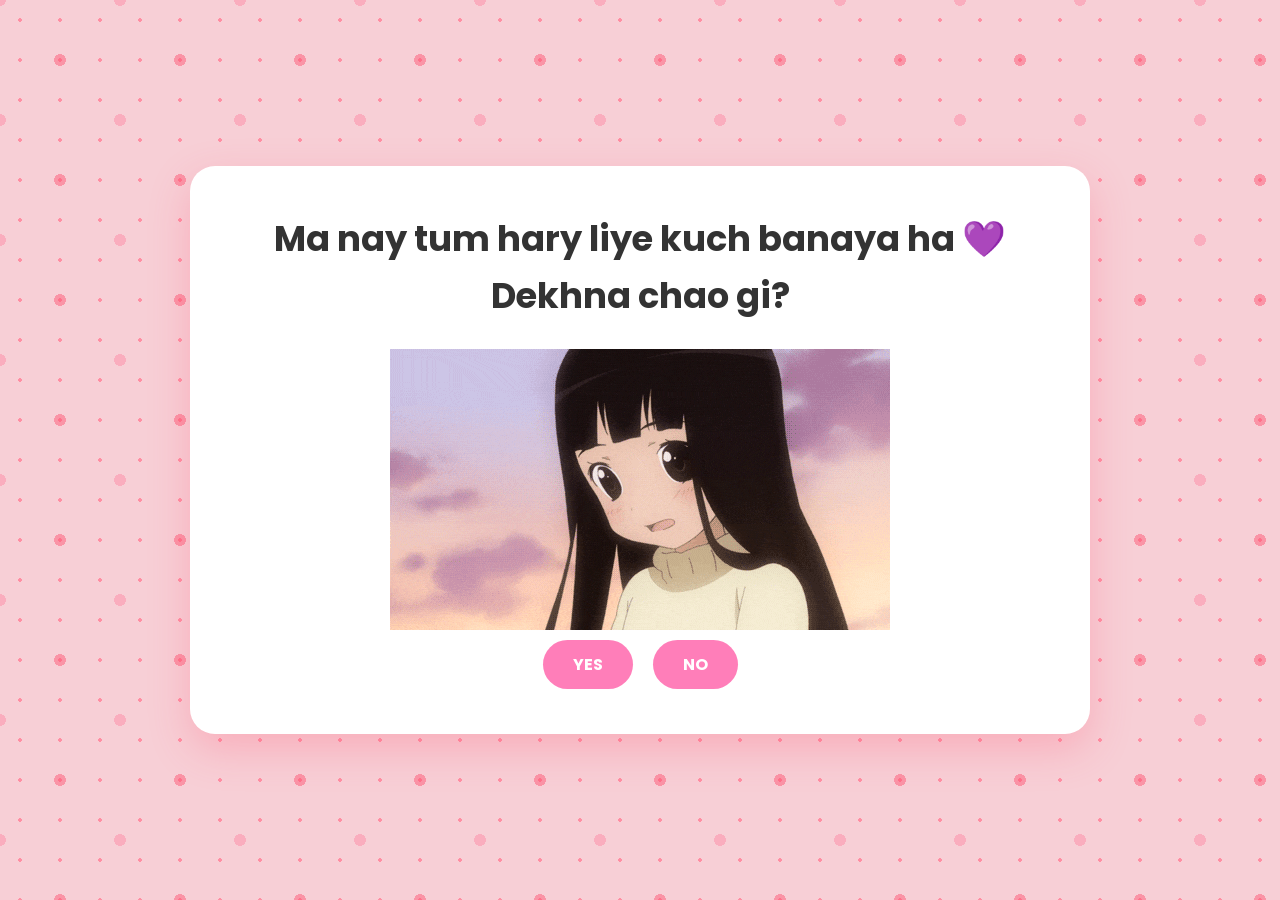
<file: index.html>
<!DOCTYPE html>
<html>
<head>

<div class="hearts"></div>

    <title>For You ❤️</title>
    <link rel="stylesheet" href="style.css">
    <link href="https://fonts.googleapis.com/css2?family=Poppins:wght@400;700&display=swap" rel="stylesheet">
</head>
<body>
    <div class="container">
        <h1>Ma nay tum hary liye kuch banaya ha 💜<br>Dekhna chao gi?</h1>
        <img src="cute.gif" alt="cute gif">

        <div class="buttons">
            <a href="yes.html"><button>YES</button></a>
            <a href="no.html"><button>NO</button></a>
        </div>
    </div>

<script>

function createHeart(){

    const heart = document.createElement("span");
    heart.innerHTML = ["💗","💖","💞","🎂","🍰","🎈"][Math.floor(Math.random()*6)];

    heart.style.left = Math.random()*100 + "vw";
    heart.style.fontSize = (16 + Math.random()*20) + "px";
    heart.style.animationDuration = (5 + Math.random()*5) + "s";

    document.querySelector(".hearts").appendChild(heart);

    setTimeout(()=>{
        heart.remove();
    },10000);
}

setInterval(createHeart,3000);

/* CURSOR TRAIL */

document.addEventListener("mousemove", function(e){

const trail = document.createElement("div");
trail.className = "cursor-trail";

trail.style.left = e.clientX + "px";
trail.style.top = e.clientY + "px";

document.body.appendChild(trail);

setTimeout(()=>{
trail.remove();
},600);

});

</script>

</body>
</html>
</file>
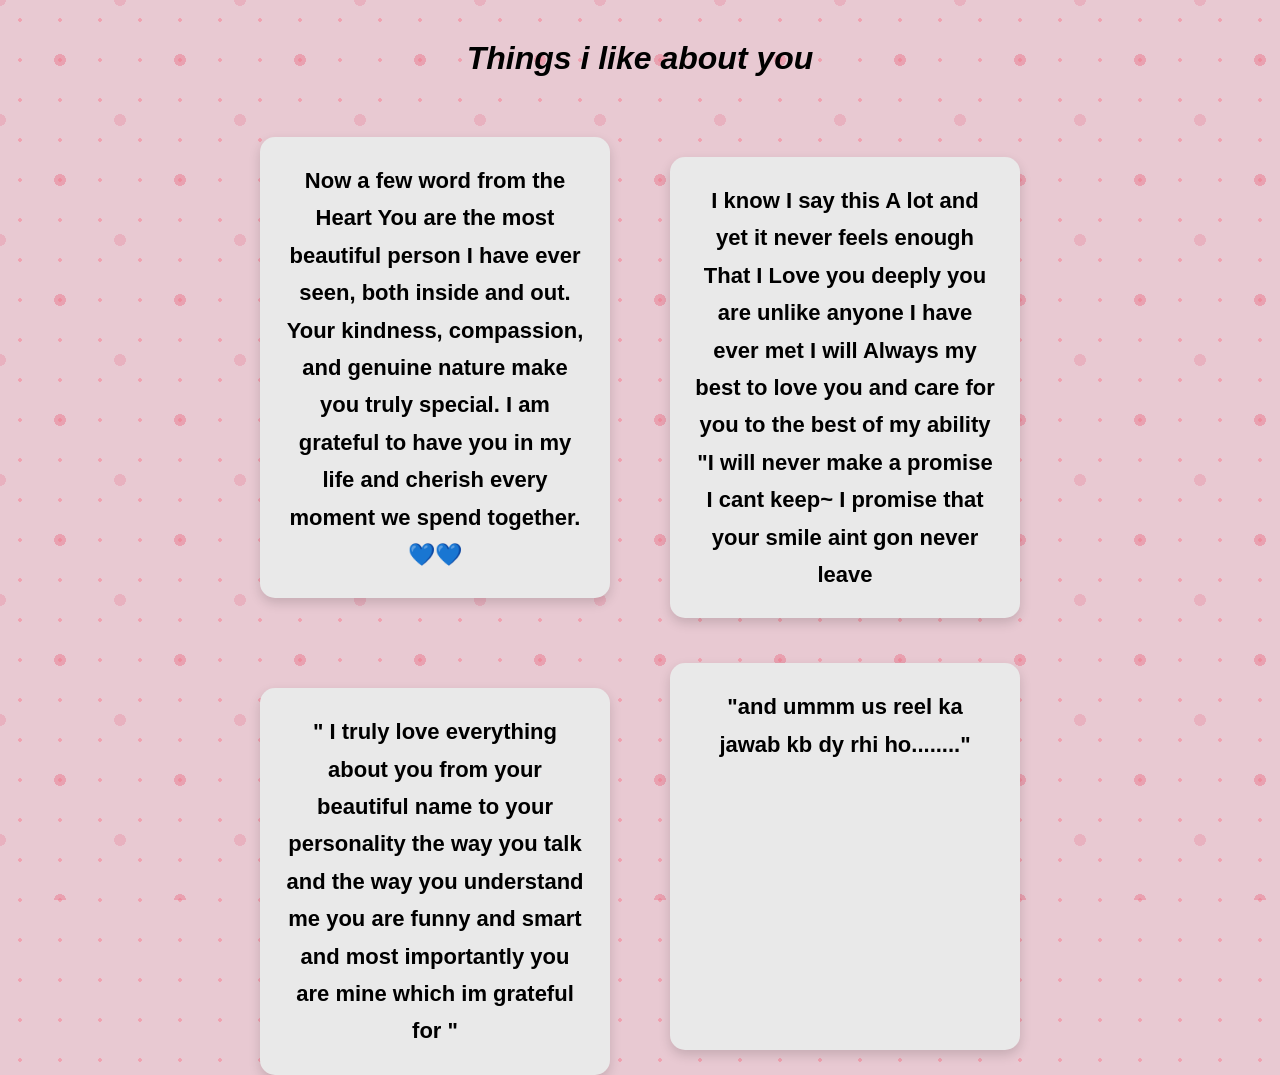
<file: message.html>
<!DOCTYPE html>
<html>
<head>
<title>Things I like about you</title>

<style>

body{
   margin:0;
   font-family: Arial, Helvetica, sans-serif;
   text-align:center;
   height:100vh;

   /* base pink background */
   background-color:#e8c9d2;

   /* small dot pattern */
   background-image: radial-gradient(#f0a2b0 2px, transparent 2px);
   background-size:40px 40px;

   position:relative;
}

body::before {
    content: "";
    position: fixed;   /* key change */
    top: 0;
    left: 0;
    width: 100%;
    height: 100%;

    background-image:
        radial-gradient(#eb7187 6px, transparent 6px),
        radial-gradient(#e996a9 6px, transparent 6px);
    background-size:120px 120px;
    background-position:0 0, 60px 60px;

    opacity:0.45;
    z-index:-1;
}

/* title */

h1{
  margin-top:40px;
  font-style:italic;
}

/* grid layout */

.container{
  display:grid;
  grid-template-columns: repeat(2, 350px);
  gap:60px;
  justify-content:center;
  margin-top:70px;
}

/* boxes */

.box{
  background:#e9e9e9; 
  padding:25px;
  border-radius:15px;
  box-shadow:0 5px 12px rgba(0,0,0,0.15);

  font-size:22px;
  font-weight:700;
  line-height:1.7;

  transition:0.25s;
}

/* hover lift */

.box:hover{
  transform:translateY(-8px) scale(1.03);
}

/* staggered layout */

.box:nth-child(1){
  transform: translateY(-10px);
}

.box:nth-child(2){
  transform: translateY(10px);
}

.box:nth-child(3){
  transform: translateY(20px);
}

.box:nth-child(4){
  transform: translateY(-5px);
}

/* next button */

.next-button{
  position:fixed;
  bottom:20px;
  right:20px;
  background:#ff7aa8;
  color:white;
  padding:12px 24px;
  border-radius:25px;
  text-decoration:none;
  font-weight:bold;
  box-shadow:0 5px 10px rgba(0,0,0,0.2);
  transition:0.2s;
}

.next-button:hover{
  background:#ff5c93;
  transform:scale(1.05);
}

/* mobile */

@media (max-width:800px){

  .container{
    grid-template-columns:1fr;
    width:90%;
    margin:auto;
    margin-top:40px;
  }

}

.hearts{
position:fixed;
top:0;
left:0;
width:100%;
height:100%;
pointer-events:none;
overflow:hidden;
z-index:1;
}

.hearts span{
position:absolute;
bottom:-30px;
animation:floatUp linear forwards;
}

@keyframes floatUp{

0%{
transform:translateY(0);
opacity:1;
}

100%{
transform:translateY(-120vh);
opacity:0;
}

}

.cursor-trail{
position:fixed;
width:8px;
height:8px;
background:#ff5c93;
border-radius:50%;
pointer-events:none;
z-index:9999;
animation:fadeTrail 0.6s linear forwards;
}

@keyframes fadeTrail{
0%{
opacity:1;
transform:scale(1);
}
100%{
opacity:0;
transform:scale(2.5);
}
}

</style>
</head>

<body>

<h1>Things i like about you</h1>

<div class="hearts"></div>

<div class="container">

<div class="box">
Now a few word from the Heart You are the most beautiful person I have ever seen, both inside and out. Your kindness, compassion, and genuine nature make you truly special. I am grateful to have you in my life and cherish every moment we spend together. 💙💙
</div>

<div class="box">
I know I say this A lot and yet it never feels enough That I Love you deeply you are unlike anyone I have ever met I will Always my best to love you and care for you to the best of my ability "I will never make a promise I cant keep~ I promise that your smile aint gon never leave 
</div>

<div class="box">" I truly love everything about you from your beautiful name to your personality the way you talk and the way you understand me you are funny and smart and most importantly you are mine which im grateful for
  "
</div>

<div class="box">
"and ummm us reel ka jawab kb dy rhi ho........"
</div>

<script>

function createHeart(){

    const heart = document.createElement("span");
    heart.innerHTML = ["💗","💖","💞","🎂","🍰","🎈"][Math.floor(Math.random()*6)];

    heart.style.left = Math.random()*100 + "vw";
    heart.style.fontSize = (16 + Math.random()*20) + "px";
    heart.style.animationDuration = (5 + Math.random()*5) + "s";

    document.querySelector(".hearts").appendChild(heart);

    setTimeout(()=>{
        heart.remove();
    },10000);
}

setInterval(createHeart,2000);

/* CURSOR TRAIL */

document.addEventListener("mousemove", function(e){

const trail = document.createElement("div");
trail.className = "cursor-trail";

trail.style.left = e.clientX + "px";
trail.style.top = e.clientY + "px";

document.body.appendChild(trail);

setTimeout(()=>{
trail.remove();
},600);

});

</script>

</div>

</body>
</html>
</file>
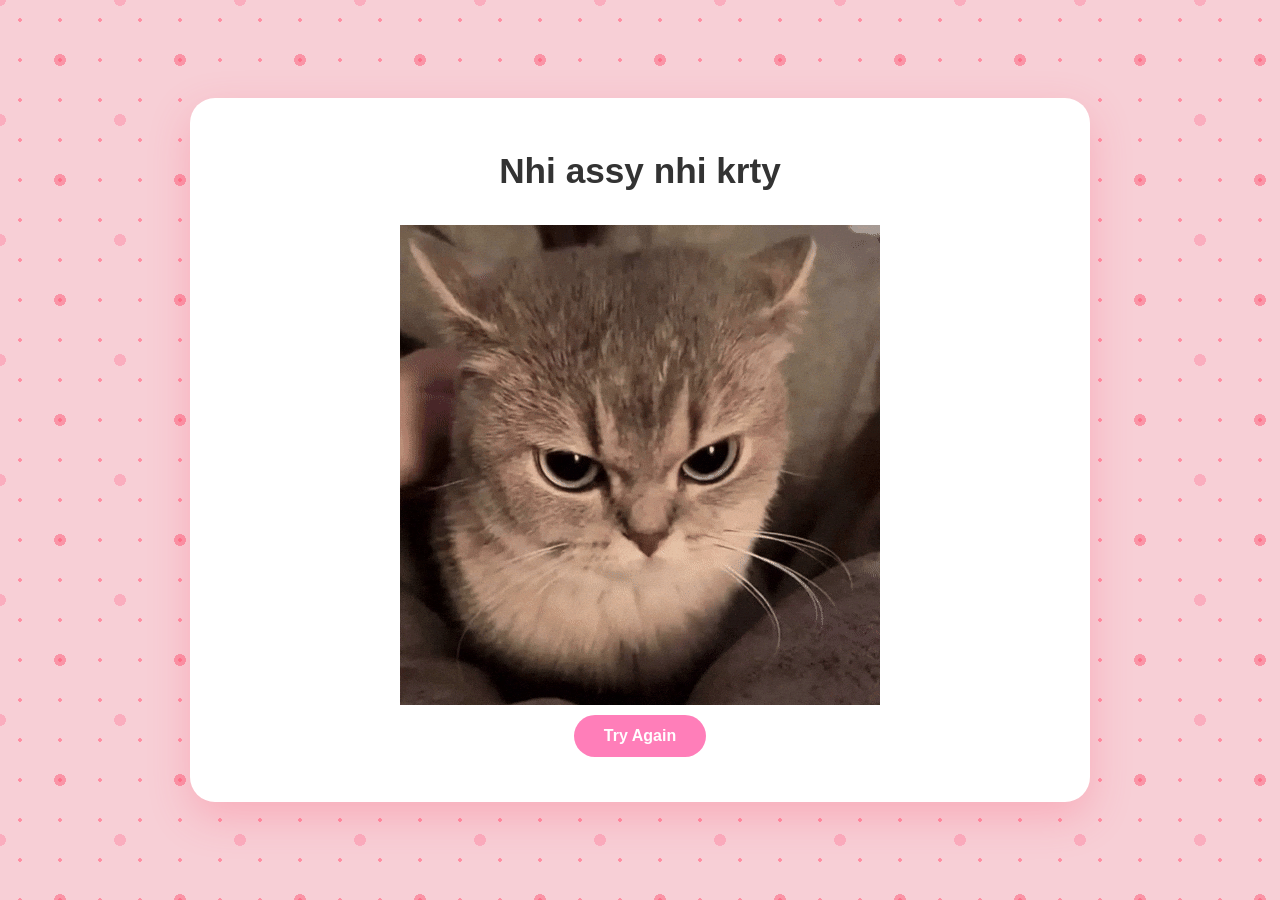
<file: no.html>
<!DOCTYPE html>
<html>
<head>
    <title>Wait 😭</title>
    <link rel="stylesheet" href="style.css">
</head>
<div class="hearts"></div>

<body>
    <div class="container">
        <h1>Nhi assy nhi krty </h1>
        <img src="no.gif" alt="no gif">

        <div class="buttons">
            <a href="index.html"><button>Try Again</button></a>
        </div>
    </div>

<script>

function createHeart(){

    const heart = document.createElement("span");
    heart.innerHTML = ["💗","💖","💞","💕"][Math.floor(Math.random()*4)];

    heart.style.left = Math.random()*100 + "vw";
    heart.style.fontSize = (16 + Math.random()*20) + "px";
    heart.style.animationDuration = (5 + Math.random()*5) + "s";

    document.querySelector(".hearts").appendChild(heart);

    setTimeout(()=>{
        heart.remove();
    },10000);
}

setInterval(createHeart,2000);

/* CURSOR TRAIL */

document.addEventListener("mousemove", function(e){

const trail = document.createElement("div");
trail.className = "cursor-trail";

trail.style.left = e.clientX + "px";
trail.style.top = e.clientY + "px";

document.body.appendChild(trail);

setTimeout(()=>{
trail.remove();
},600);

});

</script>

</body>
</html>
</file>
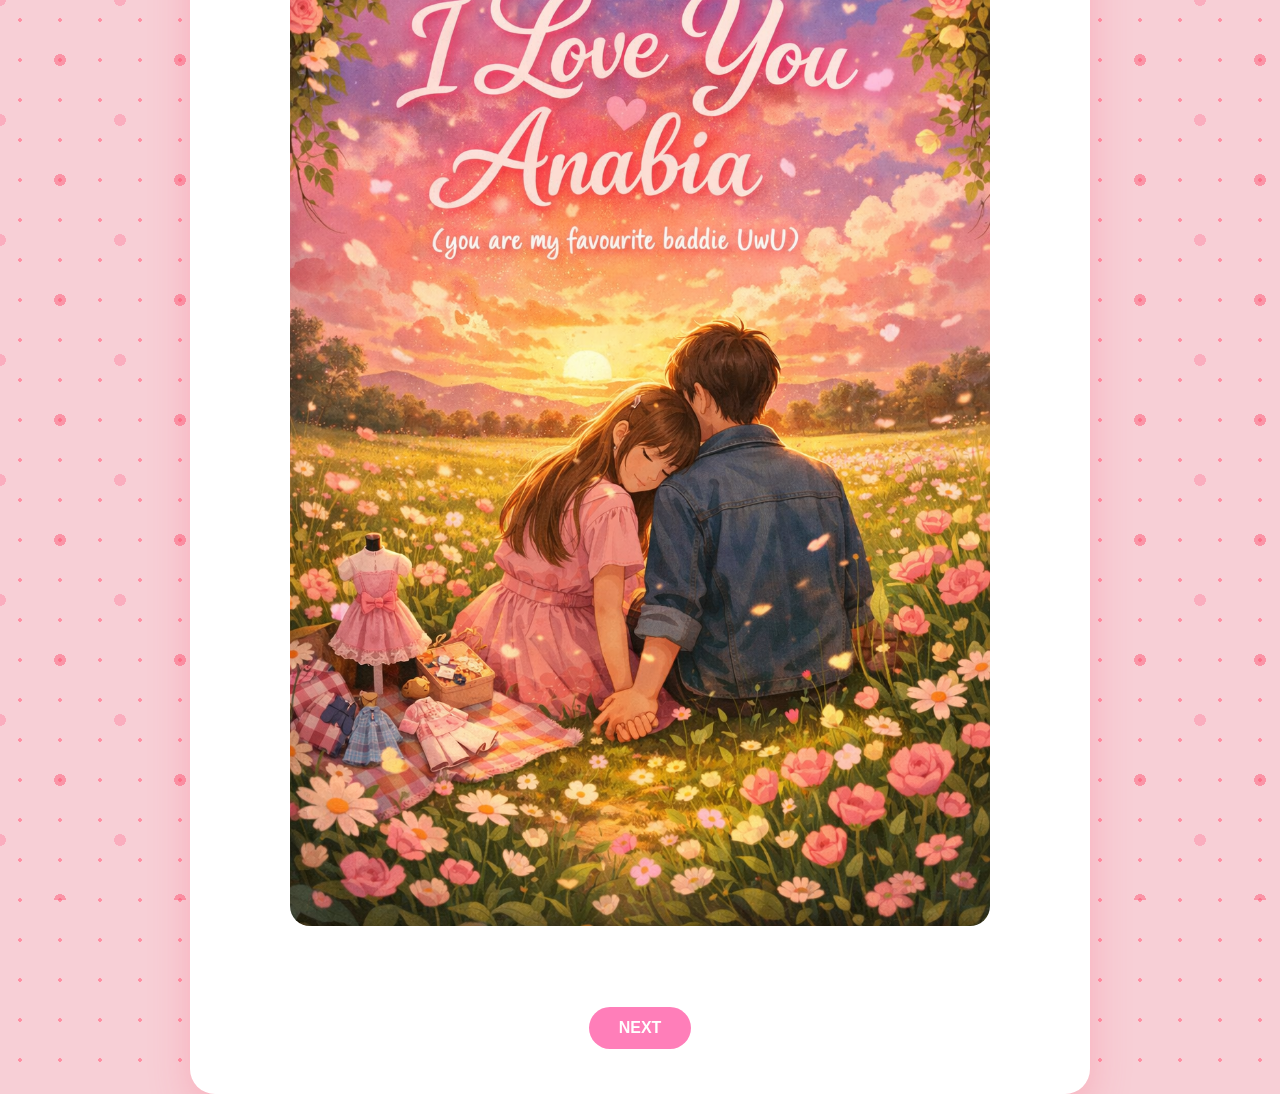
<file: womens-day.html>
<!DOCTYPE html>
<html>

<div class="hearts"></div>

<head>
    <title>Happy Birthday Miss Moti 💐</title>
    <link rel="stylesheet" href="style.css">
</head>

<body>

<div class="container">

<h1></h1>

<img src="womensday.gif" class="big-image">

<br><br>

<a href="womens-day2.html">
<button>NEXT</button>
</a>

<script>

function createHeart(){

    const heart = document.createElement("span");
    heart.innerHTML = ["💗","💖","💞","🎂","🍰","🎈"][Math.floor(Math.random()*6)];

    heart.style.left = Math.random()*100 + "vw";
    heart.style.fontSize = (16 + Math.random()*20) + "px";
    heart.style.animationDuration = (5 + Math.random()*5) + "s";

    document.querySelector(".hearts").appendChild(heart);

    setTimeout(()=>{
        heart.remove();
    },10000);
}

setInterval(createHeart,2000);

/* CURSOR TRAIL */

document.addEventListener("mousemove", function(e){

const trail = document.createElement("div");
trail.className = "cursor-trail";

trail.style.left = e.clientX + "px";
trail.style.top = e.clientY + "px";

document.body.appendChild(trail);

setTimeout(()=>{
trail.remove();
},600);

});

</script>

</body>

</html>
</file>
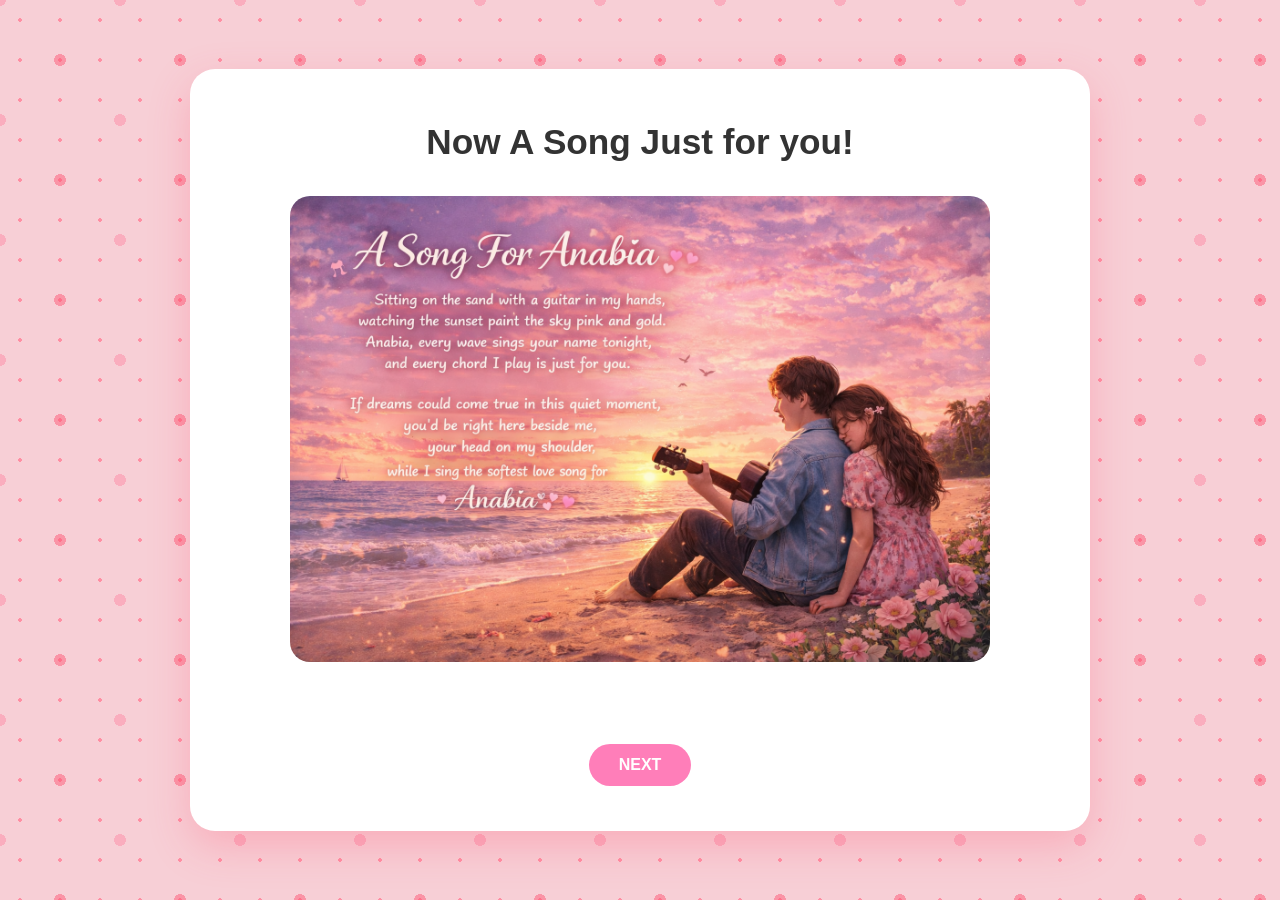
<file: womens-day2.html>
<!DOCTYPE html>
<html>

<div class="hearts"></div>

<head>
    <title>Happy Birthday Miss Moti 💐</title>
    <link rel="stylesheet" href="style.css">
</head>

<body>

<div class="container">

<h1>Now A Song Just for you!</h1>

<img src="womensday2.gif" class="big-image">

<br><br>

<a href="message.html">
<button>NEXT</button>
</a>

<script>

function createHeart(){

    const heart = document.createElement("span");
    heart.innerHTML = ["💗","💖","💞","🎂","🍰","🎈"][Math.floor(Math.random()*6)];

    heart.style.left = Math.random()*100 + "vw";
    heart.style.fontSize = (16 + Math.random()*20) + "px";
    heart.style.animationDuration = (5 + Math.random()*5) + "s";

    document.querySelector(".hearts").appendChild(heart);

    setTimeout(()=>{
        heart.remove();
    },10000);
}

setInterval(createHeart,2000);

/* CURSOR TRAIL */

document.addEventListener("mousemove", function(e){

const trail = document.createElement("div");
trail.className = "cursor-trail";

trail.style.left = e.clientX + "px";
trail.style.top = e.clientY + "px";

document.body.appendChild(trail);

setTimeout(()=>{
trail.remove();
},600);

});

</script>

</body>

</html>
</file>
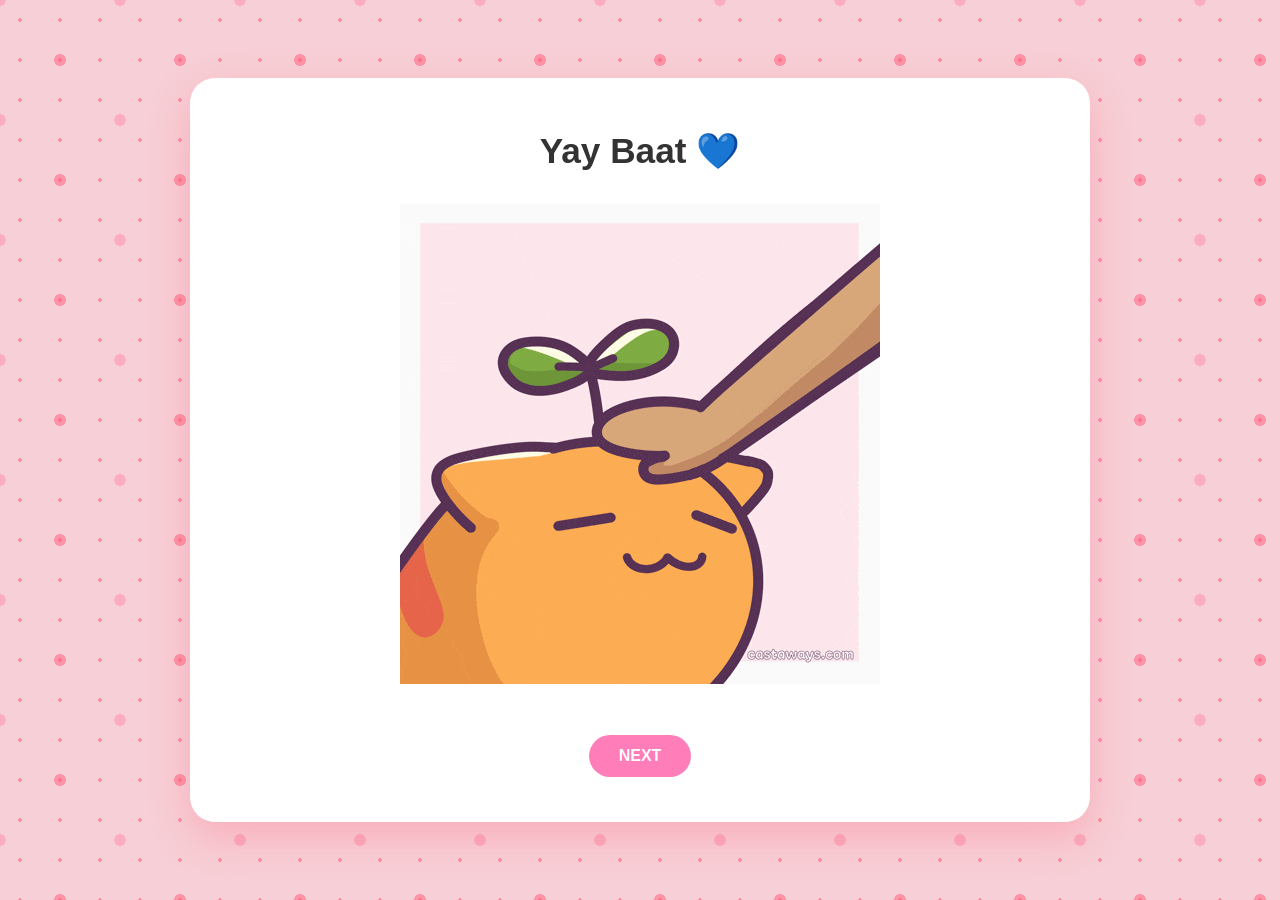
<file: yes.html>
<!DOCTYPE html>
<html>
<head>
    <title>Good Girl ❤️</title>
    <link rel="stylesheet" href="style.css">
</head>

<div class="hearts"></div>

<body>

<div class="container">

    <h1>Yay Baat 💙</h1>

    <img src="yes.gif" alt="cute gif">

    <br><br>

    <a href="womens-day.html">
        <button>NEXT</button>
    </a>

</div>

<script>

function createHeart(){

    const heart = document.createElement("span");
    heart.innerHTML = ["💗","💖","💞","🎂","🍰","🎈"][Math.floor(Math.random()*6)];

    heart.style.left = Math.random()*100 + "vw";
    heart.style.fontSize = (16 + Math.random()*20) + "px";
    heart.style.animationDuration = (5 + Math.random()*5) + "s";

    document.querySelector(".hearts").appendChild(heart);

    setTimeout(()=>{
        heart.remove();
    },10000);
}

setInterval(createHeart,2000);

/* CURSOR TRAIL */

document.addEventListener("mousemove", function(e){

const trail = document.createElement("div");
trail.className = "cursor-trail";

trail.style.left = e.clientX + "px";
trail.style.top = e.clientY + "px";

document.body.appendChild(trail);

setTimeout(()=>{
trail.remove();
},600);

});

</script>

</body>
</html>
</file>
<file: style.css>
* {
    margin: 0;
    padding: 0;
    box-sizing: border-box;
    font-family: 'Poppins', sans-serif;
}

body{
    margin:0;
    height:100vh;
    display:flex;
    justify-content:center;
    align-items:center;

    /* pink background */
    background-color:#83686d;

    /* star / dot pattern */
    background-image: radial-gradient(#ff8fa3 2px, transparent 2px);
    background-size:40px 40px;

    font-family:Arial, Helvetica, sans-serif;
}

/* white card */
.container {
  max-width: 700px;
  margin: 80px auto;
  background: white;
  padding: 30px;
  border-radius: 20px;
  text-align: center;
  line-height: 1.6;
  
}

/* Background star pattern */
body::before {
    content: "";
    position: absolute;
    width: 100%;
    height: 100%;
    background-image:
        radial-gradient(#ff4d6d 6px, transparent 6px),
        radial-gradient(#ff85a2 6px, transparent 6px);
    background-size: 120px 120px;
    background-position: 0 0, 60px 60px;
    opacity: 0.45;
    z-index: 0;
}

body{
margin:0;
font-family:Arial, Helvetica, sans-serif;

/* pink dotted background */

background-color:#f7cfd6;
background-image: radial-gradient(#ff8fa3 2px, transparent 2px);
background-size:40px 40px;
}

/* MAIN PAGE LAYOUT */

.layout{

display:grid;
grid-template-columns: 2fr 1fr;
gap:40px;

padding:60px;
}

.box{
  background:#e9e9e9;
  padding:25px;
  border-radius:15px;
  box-shadow:0 5px 12px rgba(0,0,0,0.15);

  font-size:20px;
  font-weight:bold;
  line-height:1.7;

  display:inline-block;

  transition:0.25s; /* enables smooth hover animation */
}

/* hover lift effect */
.box:hover{
  transform:translateY(-8px) scale(1.03);
}

/* stagger the boxes so they are at different levels */
.box:nth-child(1){
  transform: translateY(-10px);
}

.box:nth-child(2){
  transform: translateY(10px);
}

.box:nth-child(3){
  transform: translateY(20px);
}

.box:nth-child(4){
  transform: translateY(-5px);
}

/* BIG LEFT MESSAGE */

.left-box{

background-color:white;
padding:40px;
border-radius:20px;

font-size:25px;        /* bigger text */
font-weight:1000;       /* slightly bold */

line-height:1.8;

text-align:center;     /* horizontal center */

display:flex;          /* vertical center */
justify-content:center;
align-items:center;
flex-direction:column;

box-shadow:0 10px 25px rgba(0,0,0,0.15);

}

.right-box{

background-color:white;
padding:35px;
border-radius:20px;

font-size:30x;        /* bigger text */
font-weight:1000;       /* slightly bold */

line-height:1.8;

text-align:center;

display:flex;
justify-content:center;
align-items:center;
flex-direction:column;

box-shadow:0 10px 25px rgba(0,0,0,0.15);

}

/* RIGHT COLUMN */

.right-side{

display:flex;
flex-direction:column;

gap:40px;

}
/* Main card */
.container {
    width: 90%;
    max-width: 900px;
    background: white;
    padding: 45px;
    border-radius: 25px;
    box-shadow: 0 15px 40px rgba(255, 77, 109, 0.25);
    position: relative;
    z-index: 1;
    animation: fadeIn 0.6s ease;
}

.next-button {
  position: fixed;
  bottom: 50px;
  right: 40px;
  background-color: #ff7aa8;
  color: white;
  padding: 20px 30px;
  border-radius: 25px;
  text-decoration: none;
  font-weight: bold;
  font-family: Arial, sans-serif;
  box-shadow: 0 4px 10px rgba(0,0,0,0.2);
  transition: 0.2s;
}

.next-button:hover {
  background-color: #ff5c93;
  transform: scale(1.05);
}
/* Heading */
h1 {
    font-size: 2.2rem;
    margin-bottom: 25px;
    color: #333;
    font-weight: 700;
}

/* Default image */
img {
  max-width: 100%;
  height: auto;
  display: block;
  margin: auto;
}

/* BIG image for Women's Day page */
.big-image {
    width: 100%;
    max-width: 700px;
    border-radius: 20px;
    margin-bottom: 30px;
}

/* Buttons area */
.buttons {
    display: flex;
    justify-content: center;
    gap: 20px;
    flex-wrap: wrap;
    margin-top:10px;
}

/* Buttons */
button {
    padding: 12px 30px;
    font-size: 1rem;
    border: none;
    border-radius: 30px;
    cursor: pointer;
    background-color: #ff7eb9;
    color: white;
    font-weight: bold;
    transition: all 0.25s ease;
}

/* Hover */
button:hover {
    background-color: #ff4fa3;
    transform: scale(1.08);
}

.mirror-img {
    width: 50%;
    max-width: 500px;
    border-radius: 10px;
    margin-bottom: 20px;
}

.gifts img:hover {
    transform: scale(1.1);
}

.hearts{
position:fixed;
top:0;
left:0;
width:100%;
height:100%;
pointer-events:none;
overflow:hidden;
z-index:0;
}

.hearts span{
position:absolute;
bottom:-40px; /* START BELOW SCREEN */
animation:floatUp linear forwards;
opacity:0.9;
}

@keyframes floatUp{

0%{
transform:translateY(0);
opacity:1;
}

100%{
transform:translateY(-120vh); /* MOVE UP */
opacity:0;
}

}

.cursor-trail{
position:fixed;
width:8px;
height:8px;
background:#ff5c7a;
border-radius:50%;
pointer-events:none;
z-index:9999;
animation:fadeTrail 0.6s linear forwards;
}

@keyframes fadeTrail{
0%{
opacity:1;
transform:scale(1);
}

100%{
opacity:0;
transform:scale(2);
}
}

@keyframes floatHearts{
  0%{
    transform: translateY(0);
    opacity:0;
  }
  50%{
    opacity:1;
  }
  100%{
    transform: translateY(-100vh);
    opacity:0;
  }
}

/* Smooth fade animation */
@keyframes fadeIn {
    from {
        opacity: 0;
        transform: translateY(20px);
    }

    to {
        opacity: 1;
        transform: translateY(0);
    }
}

/* Mobile */
@media (max-width: 500px) {

    .container {
        padding: 25px;
    }

    h1 {
        font-size: 1.6rem;
    }

    img {
        width: 200px;
    }

    .big-image {
        width: 100%;
    }

    .gifts {
        grid-template-columns: repeat(2, 90px);
    }

    .gifts a {
        width: 90px;
        height: 90px;
    }

    button {
        padding: 10px 20px;
    }
}
</file>
